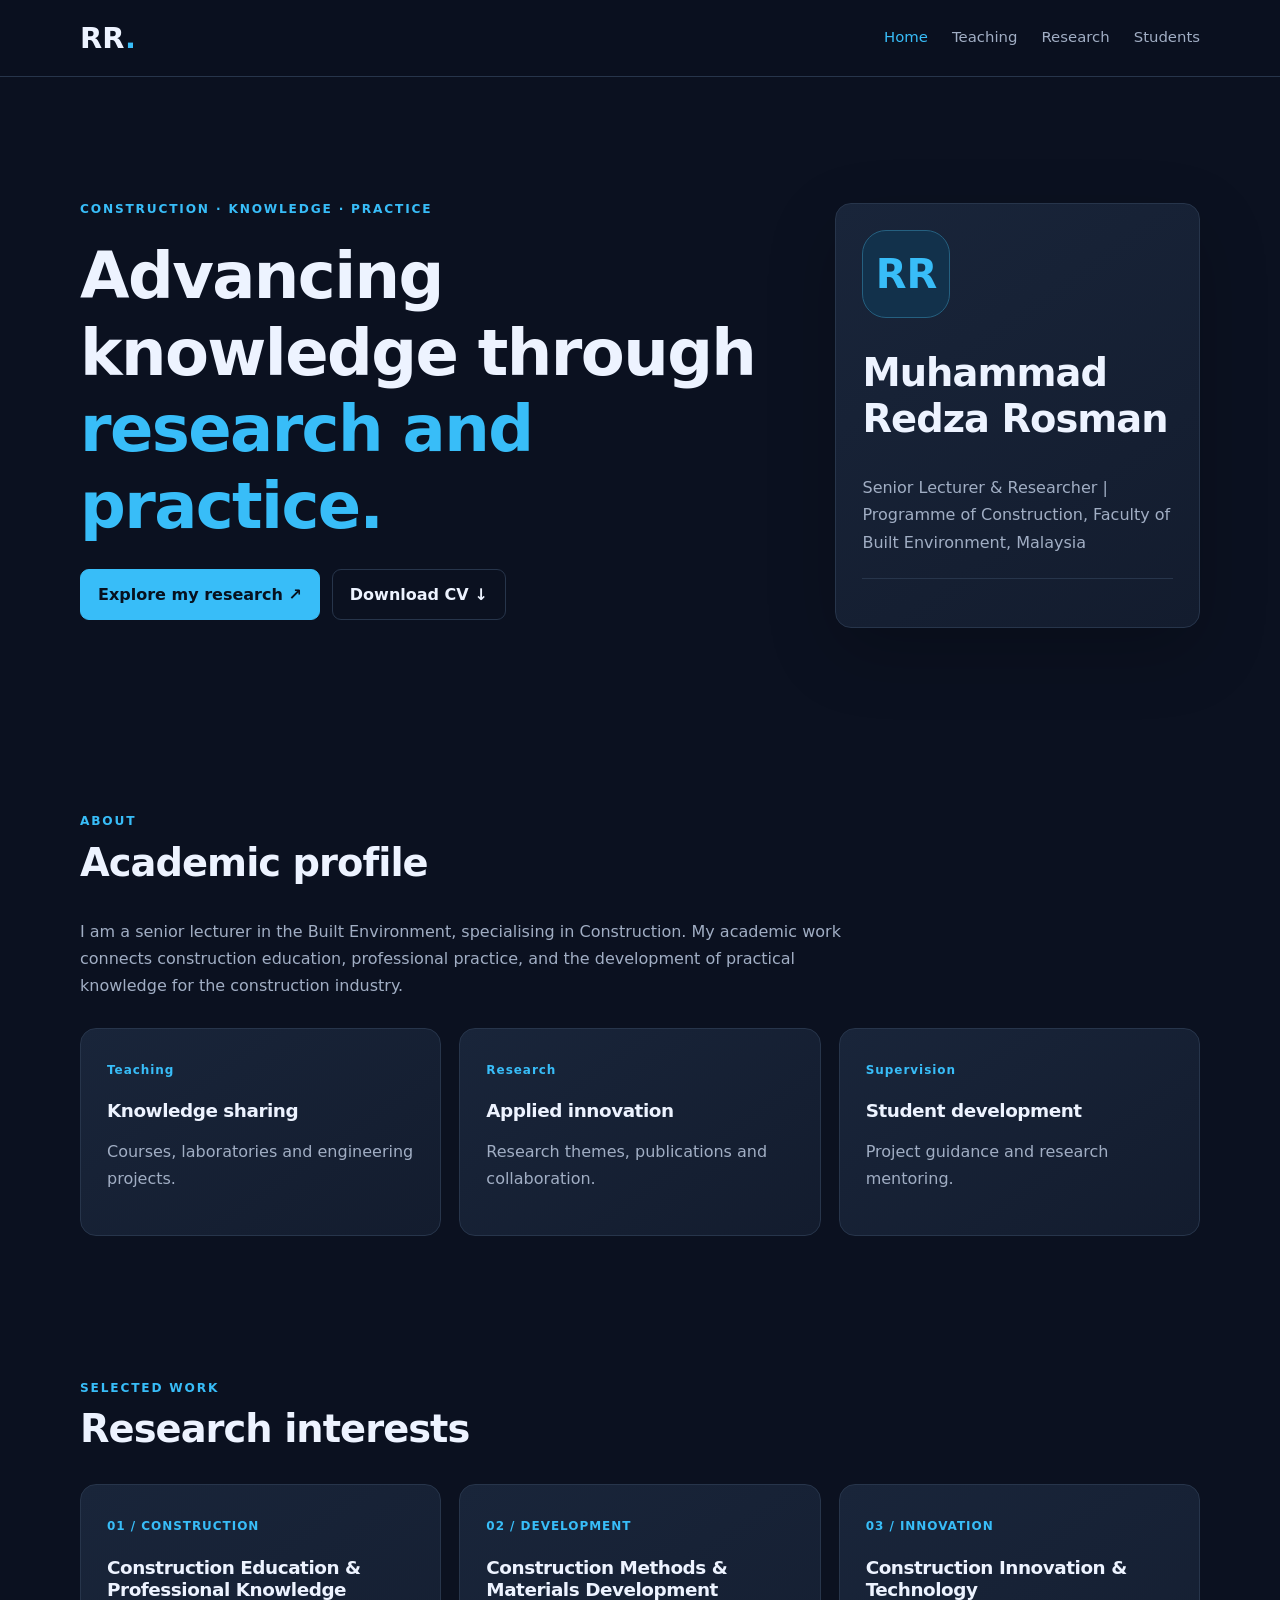
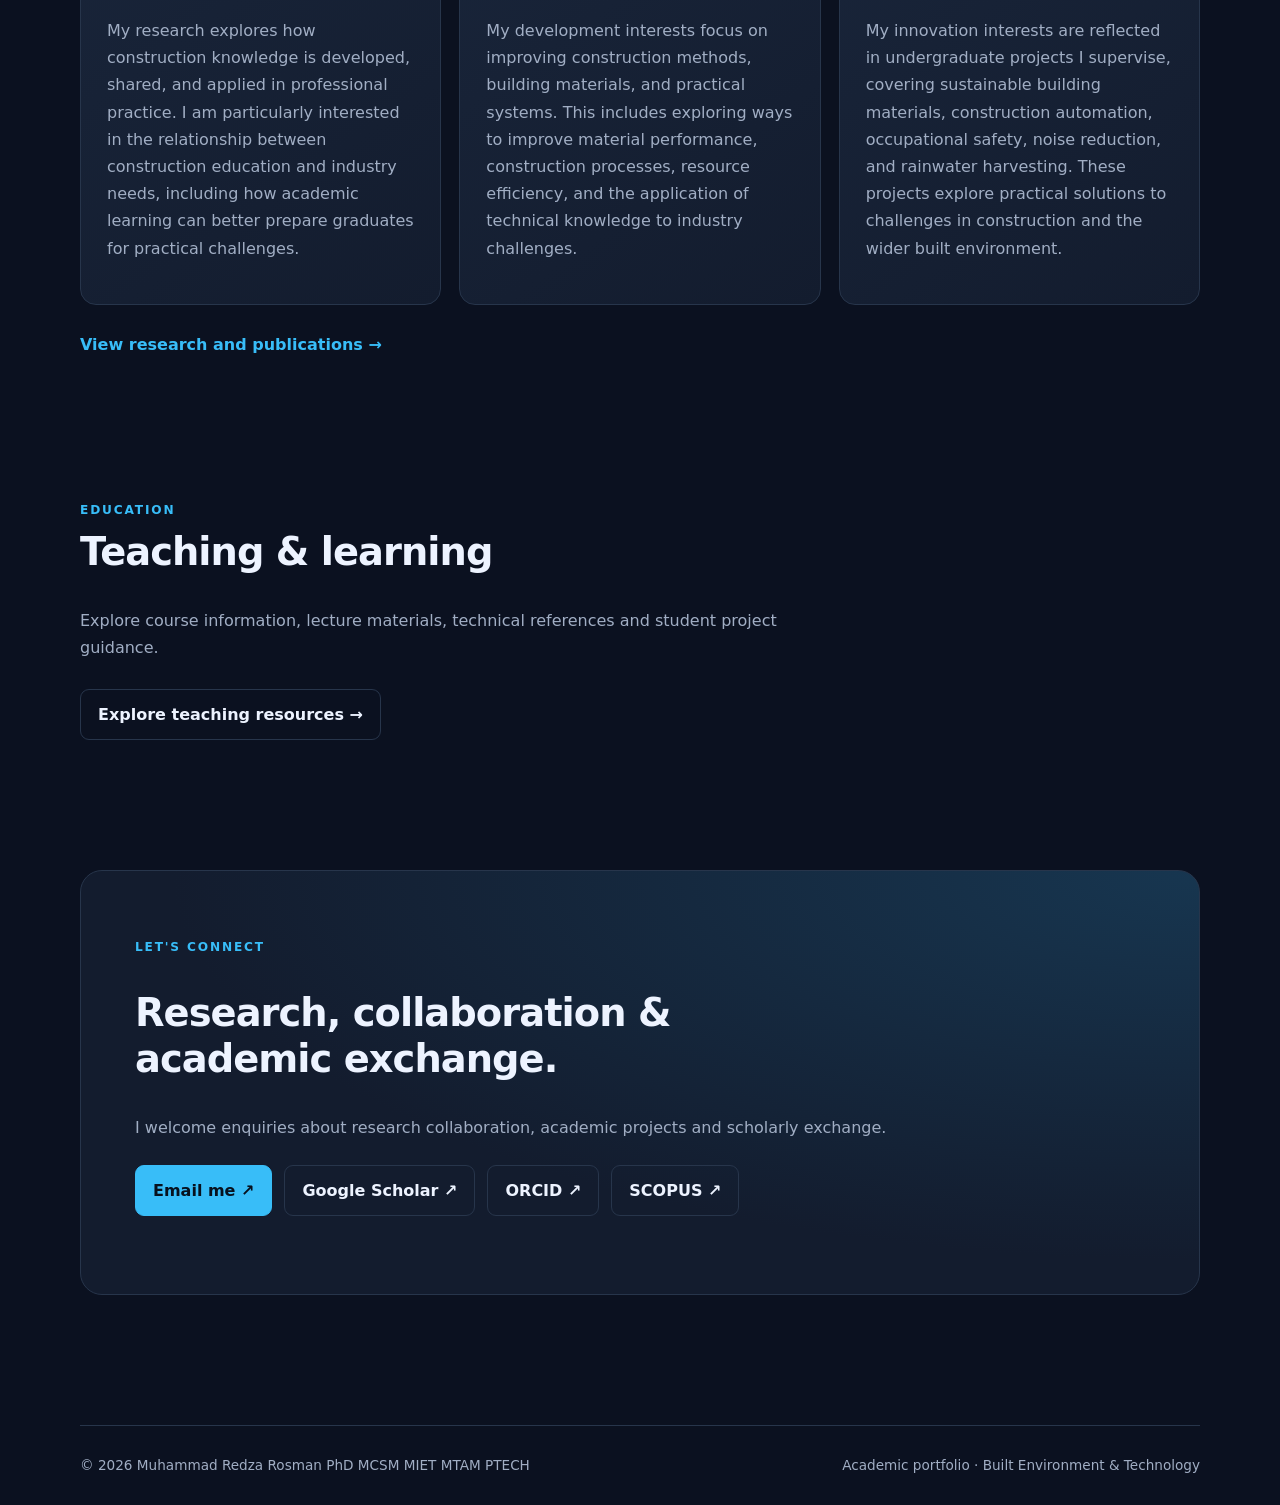
<file: index.html>
<!DOCTYPE html>
<html lang="en">
<head>
  <meta charset="UTF-8">
  <meta name="viewport" content="width=device-width, initial-scale=1">
  <meta name="description" content="Redza Rosman, Academic profile, construction, knowledge, practice.">
  <title>Redza Rosman | Senior Lecturer & Researcher</title>
  <link rel="stylesheet" href="style.css">
</head>
<body>
  <header class="site-header">
    <nav class="nav container" aria-label="Main navigation">
      <a class="brand" href="index.html">RR<span>.</span></a>
      <div class="nav-links">
        <a href="index.html" aria-current="page">Home</a>
        <a href="teaching.html">Teaching</a>
        <a href="research.html">Research</a>
        <a href="students.html">Students</a>
      </div>
    </nav>
  </header>

  <main>
    <section class="hero container">
      <div class="hero-copy">
        <p class="eyebrow">CONSTRUCTION · KNOWLEDGE · PRACTICE</p>
        <h1>Advancing knowledge through <span>research and practice.</span></h1>
        <div class="actions">
          <a class="button primary" href="research.html">Explore my research ↗</a>
          <a class="button secondary" href="assets/cv.pdf">Download CV ↓</a>
        </div>
      </div>
      <aside class="profile-card">
        <div class="avatar">RR</div>
        <h2>Muhammad Redza Rosman</h2>
        <p class="muted">Senior Lecturer & Researcher | Programme of Construction, Faculty of Built Environment, Malaysia</p>
        <div class="profile-line"></div>
        </div>
      </aside>
    </section>

    <section class="section container" id="about">
      <div class="section-heading">
        <p class="eyebrow">ABOUT</p>
        <h2>Academic profile</h2>
      </div>
      <p class="section-intro">
        I am a senior lecturer in the Built Environment, specialising in Construction. My academic work connects construction education, professional practice, and the development of practical knowledge for the construction industry.
      </p>
      <div class="stats-grid">
        <article class="stat-card">
          <span class="stat-label">Teaching</span>
          <h3>Knowledge sharing</h3>
          <p>Courses, laboratories and engineering projects.</p>
        </article>
        <article class="stat-card">
          <span class="stat-label">Research</span>
          <h3>Applied innovation</h3>
          <p>Research themes, publications and collaboration.</p>
        </article>
        <article class="stat-card">
          <span class="stat-label">Supervision</span>
          <h3>Student development</h3>
          <p>Project guidance and research mentoring.</p>
        </article>
      </div>
    </section>

    <section class="section container" id="research">
      <div class="section-heading">
        <p class="eyebrow">SELECTED WORK</p>
        <h2>Research interests</h2>
      </div>
      <div class="card-grid">
        <article class="content-card">
          <span class="card-number">01 / CONSTRUCTION</span>
          <h3>Construction Education & Professional Knowledge</h3>
          <p>My research explores how construction knowledge is developed, shared, and applied in professional practice. I am particularly interested in the relationship between construction education and industry needs, including how academic learning can better prepare graduates for practical challenges.</p>
        </article>
        <article class="content-card">
          <span class="card-number">02 / DEVELOPMENT</span>
          <h3>Construction Methods & Materials Development</h3>
          <p>My development interests focus on improving construction methods, building materials, and practical systems. This includes exploring ways to improve material performance, construction processes, resource efficiency, and the application of technical knowledge to industry challenges.</p>
        </article>
        <article class="content-card">
          <span class="card-number">03 / INNOVATION</span>
          <h3>Construction Innovation & Technology</h3>
          <p>My innovation interests are reflected in undergraduate projects I supervise, covering sustainable building materials, construction automation, occupational safety, noise reduction, and rainwater harvesting. These projects explore practical solutions to challenges in construction and the wider built environment.</p>
        </article>
      </div>
      <a class="text-link" href="research.html">View research and publications →</a>
    </section>

    <section class="section container" id="teaching">
      <div class="section-heading">
        <p class="eyebrow">EDUCATION</p>
        <h2>Teaching & learning</h2>
      </div>
      <p class="section-intro">
        Explore course information, lecture materials, technical
        references and student project guidance.
      </p>
      <a class="button secondary" href="teaching.html">Explore teaching resources →</a>
    </section>

    <section class="section container" id="contact">
      <div class="contact-panel">
        <p class="eyebrow">LET'S CONNECT</p>
        <h2>Research, collaboration & academic exchange.</h2>
        <p class="muted">
          I welcome enquiries about research collaboration,
          academic projects and scholarly exchange.
        </p>
        <div class="actions">
          <a class="button primary"
             href="mailto:redza508@uitm.edu.my">Email me ↗</a>
          <a class="button secondary"
             href="https://scholar.google.com/citations?user=JS0eDsMAAAAJ&hl=en">Google Scholar ↗</a>
          <a class="button secondary"
             href="https://orcid.org/0000-0002-1961-3638">ORCID ↗</a>
          <a class="button secondary"
             href="https://www.scopus.com/authid/detail.uri?authorId=56223762200">SCOPUS ↗</a>
        </div>
      </div>
    </section>
  </main>

  <footer class="site-footer container">
    <span>© <span id="year">2026</span> Muhammad Redza Rosman PhD MCSM MIET MTAM PTECH</span>
    <span>Academic portfolio · Built Environment & Technology</span>
  </footer>
  <script>
    document.getElementById("year").textContent =
      new Date().getFullYear();
  </script>
</body>
</html>
</file>
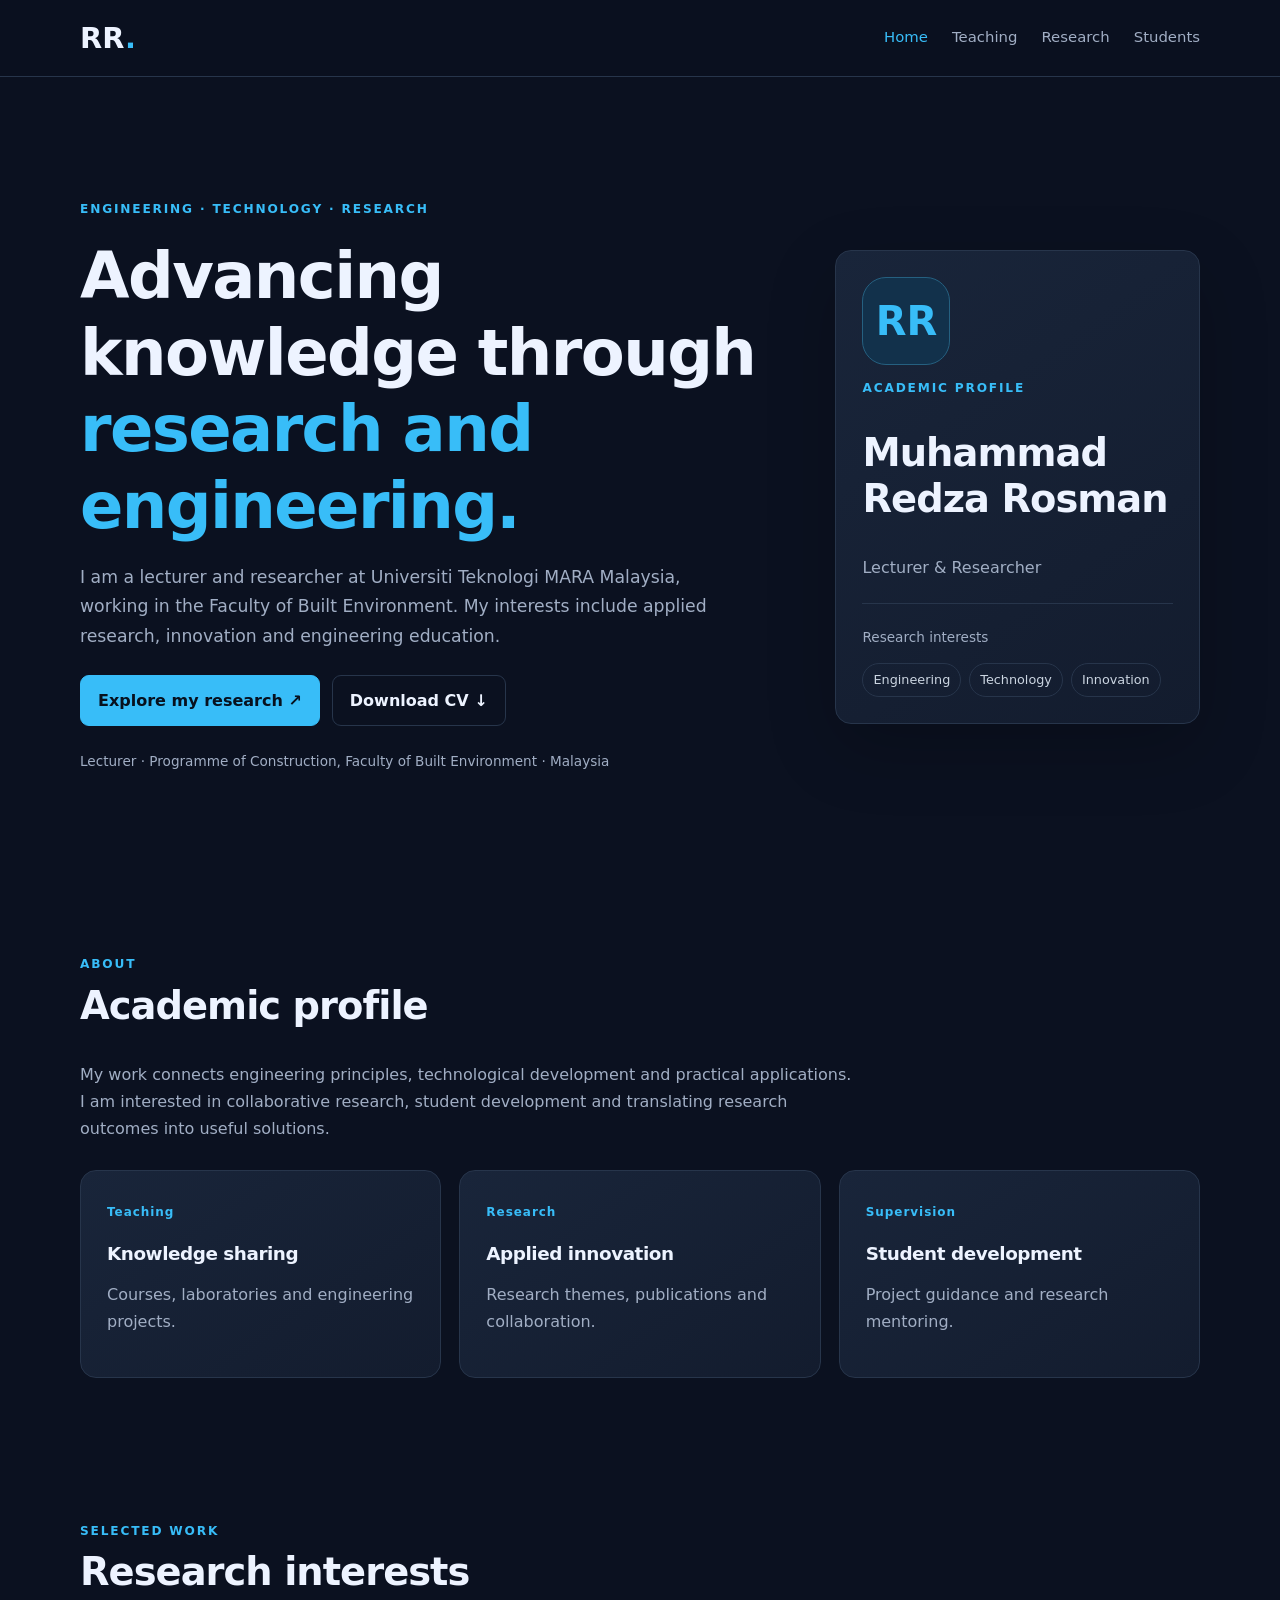
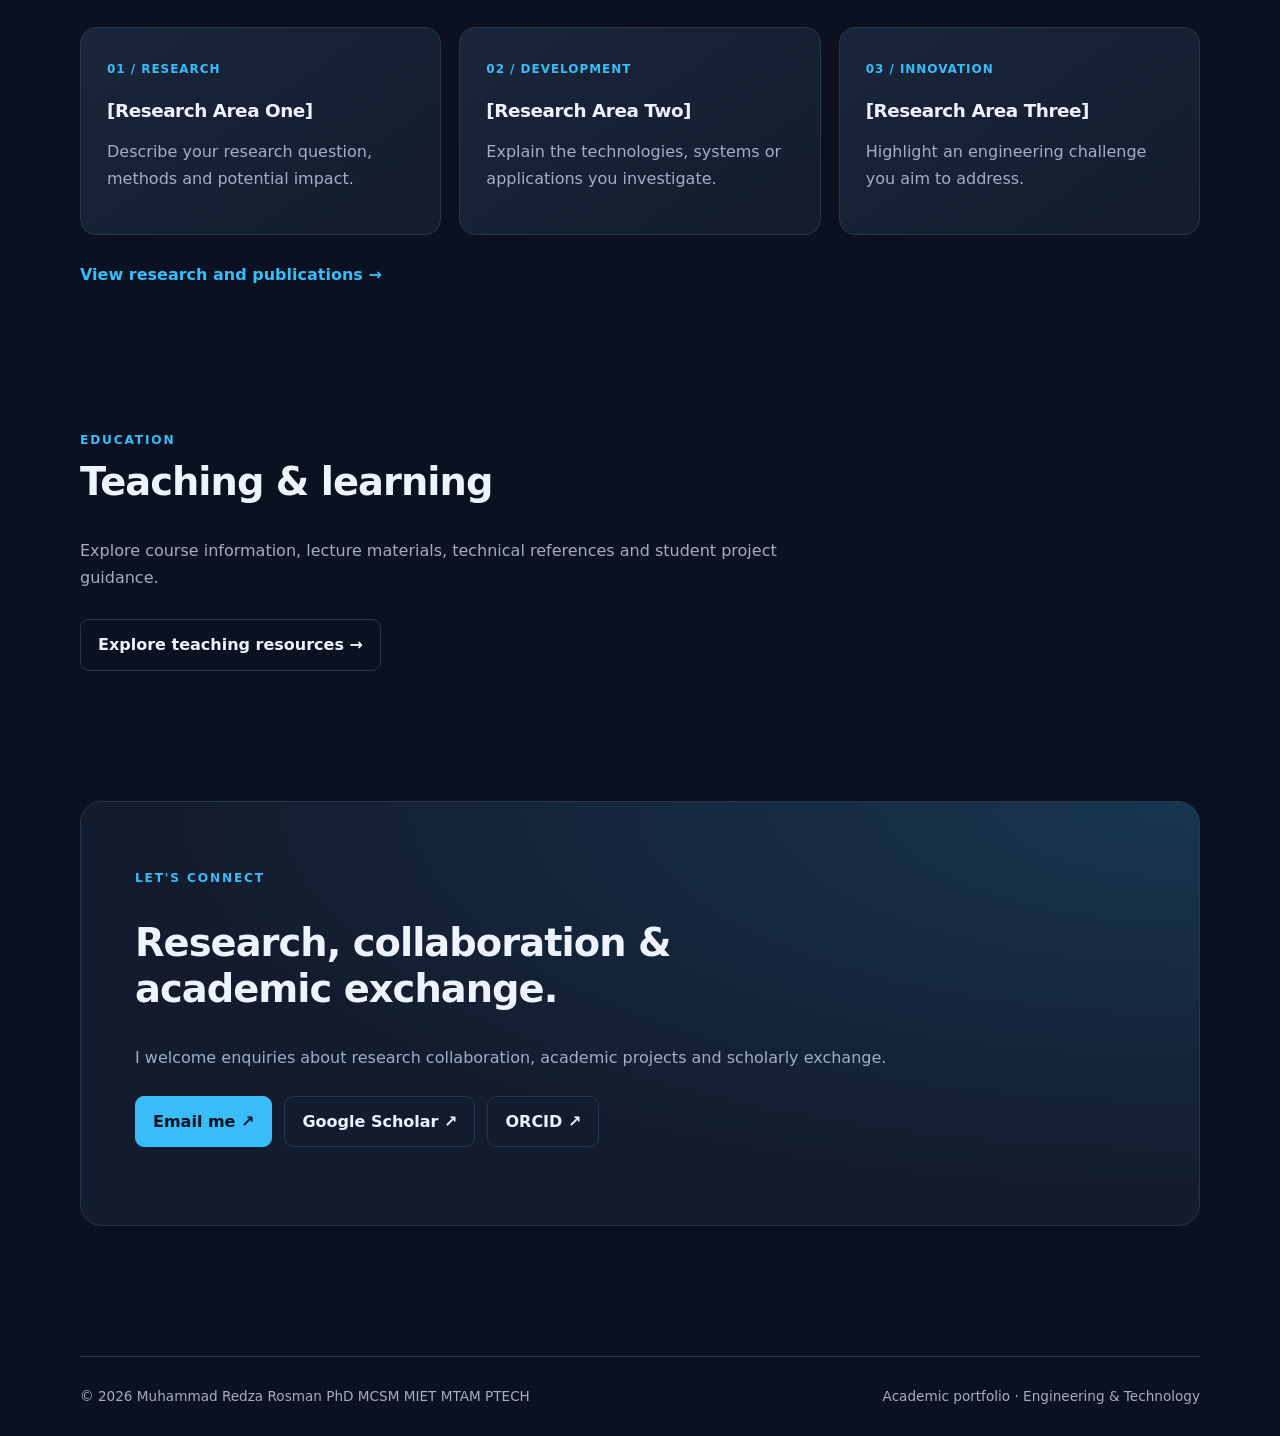
<file: index (1).html>
<!DOCTYPE html>
<html lang="en">
<head>
  <meta charset="UTF-8">
  <meta name="viewport" content="width=device-width, initial-scale=1">
  <meta name="description" content="Academic profile, engineering research, teaching and publications.">
  <title>Academic Profile | Lecturer & Researcher</title>
  <link rel="stylesheet" href="style.css">
</head>
<body>
  <header class="site-header">
    <nav class="nav container" aria-label="Main navigation">
      <a class="brand" href="index.html">RR<span>.</span></a>
      <div class="nav-links">
        <a href="index.html" aria-current="page">Home</a>
        <a href="teaching.html">Teaching</a>
        <a href="research.html">Research</a>
        <a href="students.html">Students</a>
      </div>
    </nav>
  </header>

  <main>
    <section class="hero container">
      <div class="hero-copy">
        <p class="eyebrow">ENGINEERING · TECHNOLOGY · RESEARCH</p>
        <h1>Advancing knowledge through <span>research and engineering.</span></h1>
        <p class="lead">
          I am a lecturer and researcher at Universiti Teknologi MARA Malaysia,
          working in the Faculty of Built Environment.
          My interests include applied research, innovation and
          engineering education.
        </p>
        <div class="actions">
          <a class="button primary" href="research.html">Explore my research ↗</a>
          <a class="button secondary" href="assets/cv.pdf">Download CV ↓</a>
        </div>
        <p class="muted small">Lecturer · Programme of Construction, Faculty of Built Environment · Malaysia</p>
      </div>
      <aside class="profile-card">
        <div class="avatar">RR</div>
        <p class="eyebrow">ACADEMIC PROFILE</p>
        <h2>Muhammad Redza Rosman</h2>
        <p class="muted">Lecturer & Researcher</p>
        <div class="profile-line"></div>
        <p class="small">Research interests</p>
        <div class="tags">
          <span>Engineering</span>
          <span>Technology</span>
          <span>Innovation</span>
        </div>
      </aside>
    </section>

    <section class="section container" id="about">
      <div class="section-heading">
        <p class="eyebrow">ABOUT</p>
        <h2>Academic profile</h2>
      </div>
      <p class="section-intro">
        My work connects engineering principles, technological
        development and practical applications. I am interested in
        collaborative research, student development and translating
        research outcomes into useful solutions.
      </p>
      <div class="stats-grid">
        <article class="stat-card">
          <span class="stat-label">Teaching</span>
          <h3>Knowledge sharing</h3>
          <p>Courses, laboratories and engineering projects.</p>
        </article>
        <article class="stat-card">
          <span class="stat-label">Research</span>
          <h3>Applied innovation</h3>
          <p>Research themes, publications and collaboration.</p>
        </article>
        <article class="stat-card">
          <span class="stat-label">Supervision</span>
          <h3>Student development</h3>
          <p>Project guidance and research mentoring.</p>
        </article>
      </div>
    </section>

    <section class="section container" id="research">
      <div class="section-heading">
        <p class="eyebrow">SELECTED WORK</p>
        <h2>Research interests</h2>
      </div>
      <div class="card-grid">
        <article class="content-card">
          <span class="card-number">01 / RESEARCH</span>
          <h3>[Research Area One]</h3>
          <p>Describe your research question, methods and potential impact.</p>
        </article>
        <article class="content-card">
          <span class="card-number">02 / DEVELOPMENT</span>
          <h3>[Research Area Two]</h3>
          <p>Explain the technologies, systems or applications you investigate.</p>
        </article>
        <article class="content-card">
          <span class="card-number">03 / INNOVATION</span>
          <h3>[Research Area Three]</h3>
          <p>Highlight an engineering challenge you aim to address.</p>
        </article>
      </div>
      <a class="text-link" href="research.html">View research and publications →</a>
    </section>

    <section class="section container" id="teaching">
      <div class="section-heading">
        <p class="eyebrow">EDUCATION</p>
        <h2>Teaching & learning</h2>
      </div>
      <p class="section-intro">
        Explore course information, lecture materials, technical
        references and student project guidance.
      </p>
      <a class="button secondary" href="teaching.html">Explore teaching resources →</a>
    </section>

    <section class="section container" id="contact">
      <div class="contact-panel">
        <p class="eyebrow">LET'S CONNECT</p>
        <h2>Research, collaboration & academic exchange.</h2>
        <p class="muted">
          I welcome enquiries about research collaboration,
          academic projects and scholarly exchange.
        </p>
        <div class="actions">
          <a class="button primary"
             href="mailto:redza508@uitm.edu.my">Email me ↗</a>
          <a class="button secondary"
             href="https://scholar.google.com/citations?user=JS0eDsMAAAAJ&hl=en">Google Scholar ↗</a>
          <a class="button secondary"
             href="https://orcid.org/0000-0002-1961-3638">ORCID ↗</a>
        </div>
      </div>
    </section>
  </main>

  <footer class="site-footer container">
    <span>© <span id="year">2026</span> Muhammad Redza Rosman PhD MCSM MIET MTAM PTECH</span>
    <span>Academic portfolio · Engineering & Technology</span>
  </footer>
  <script>
    document.getElementById("year").textContent =
      new Date().getFullYear();
  </script>
</body>
</html>
</file>
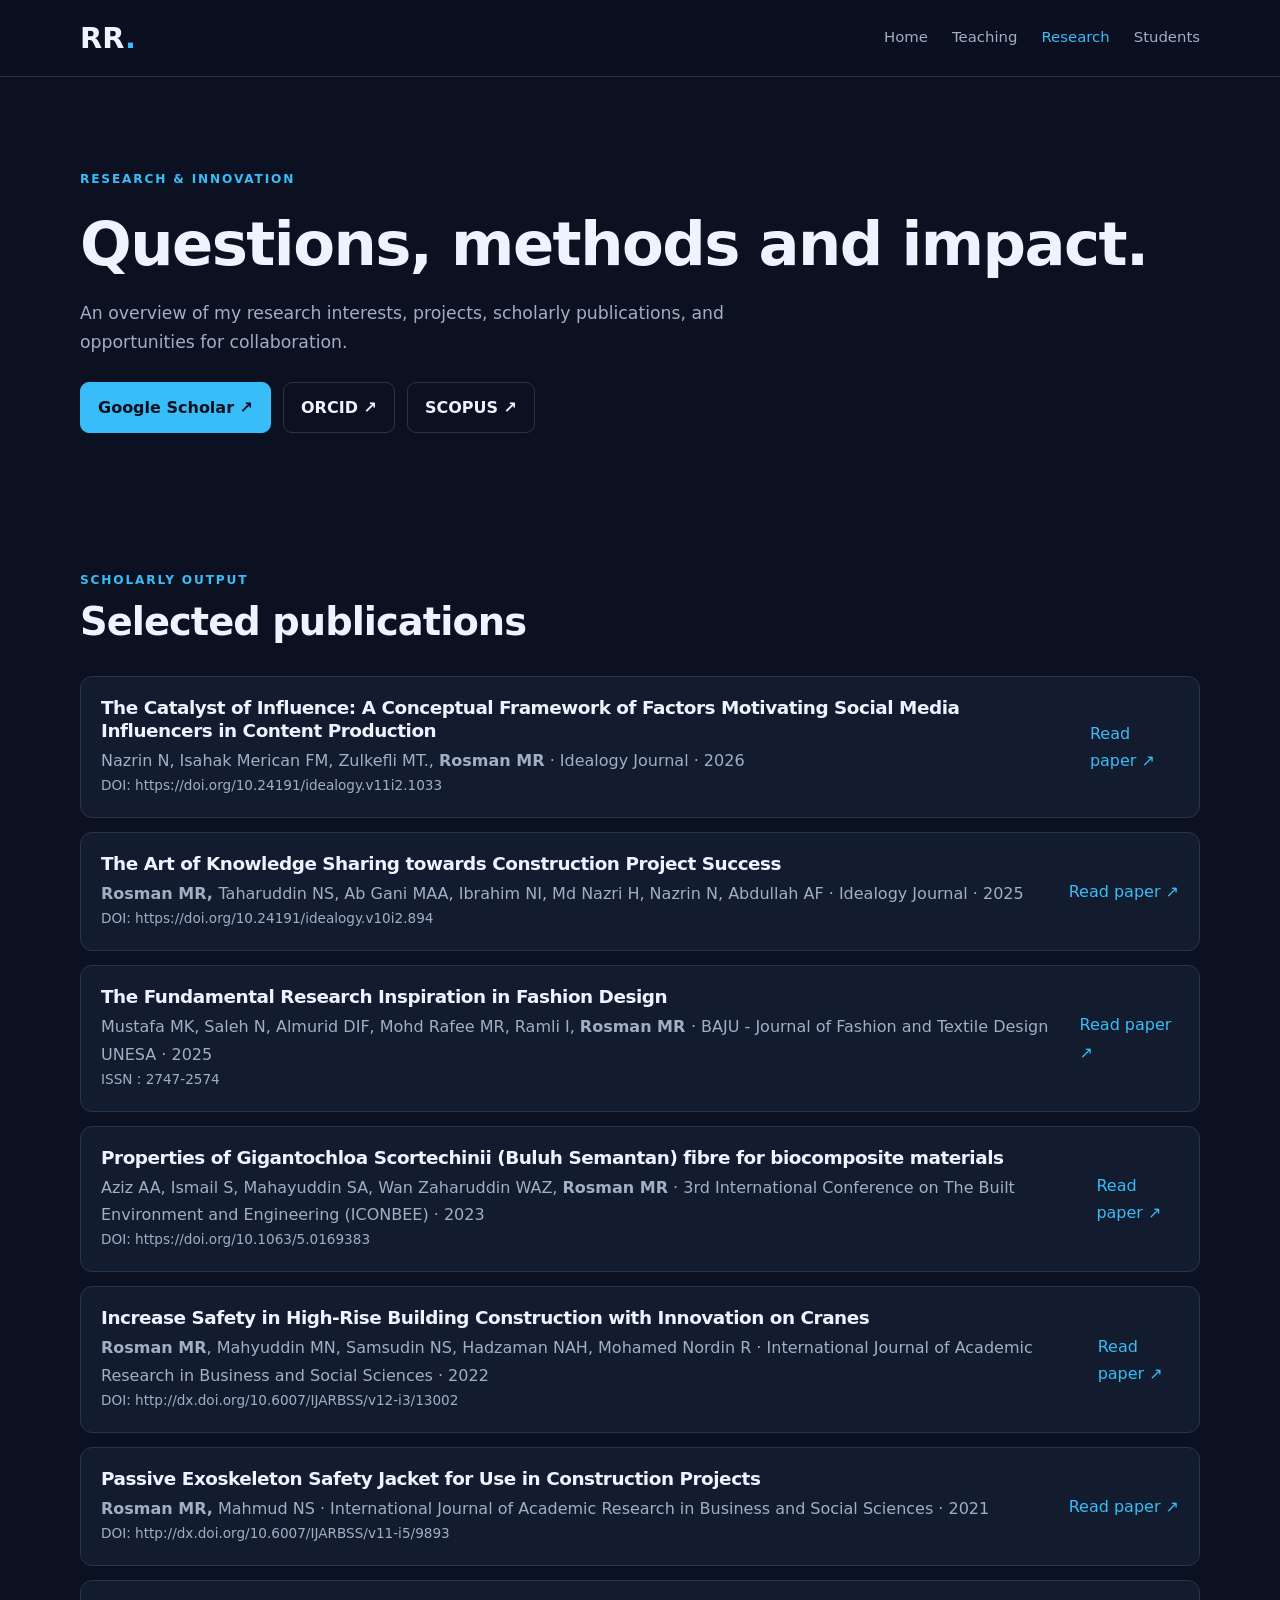
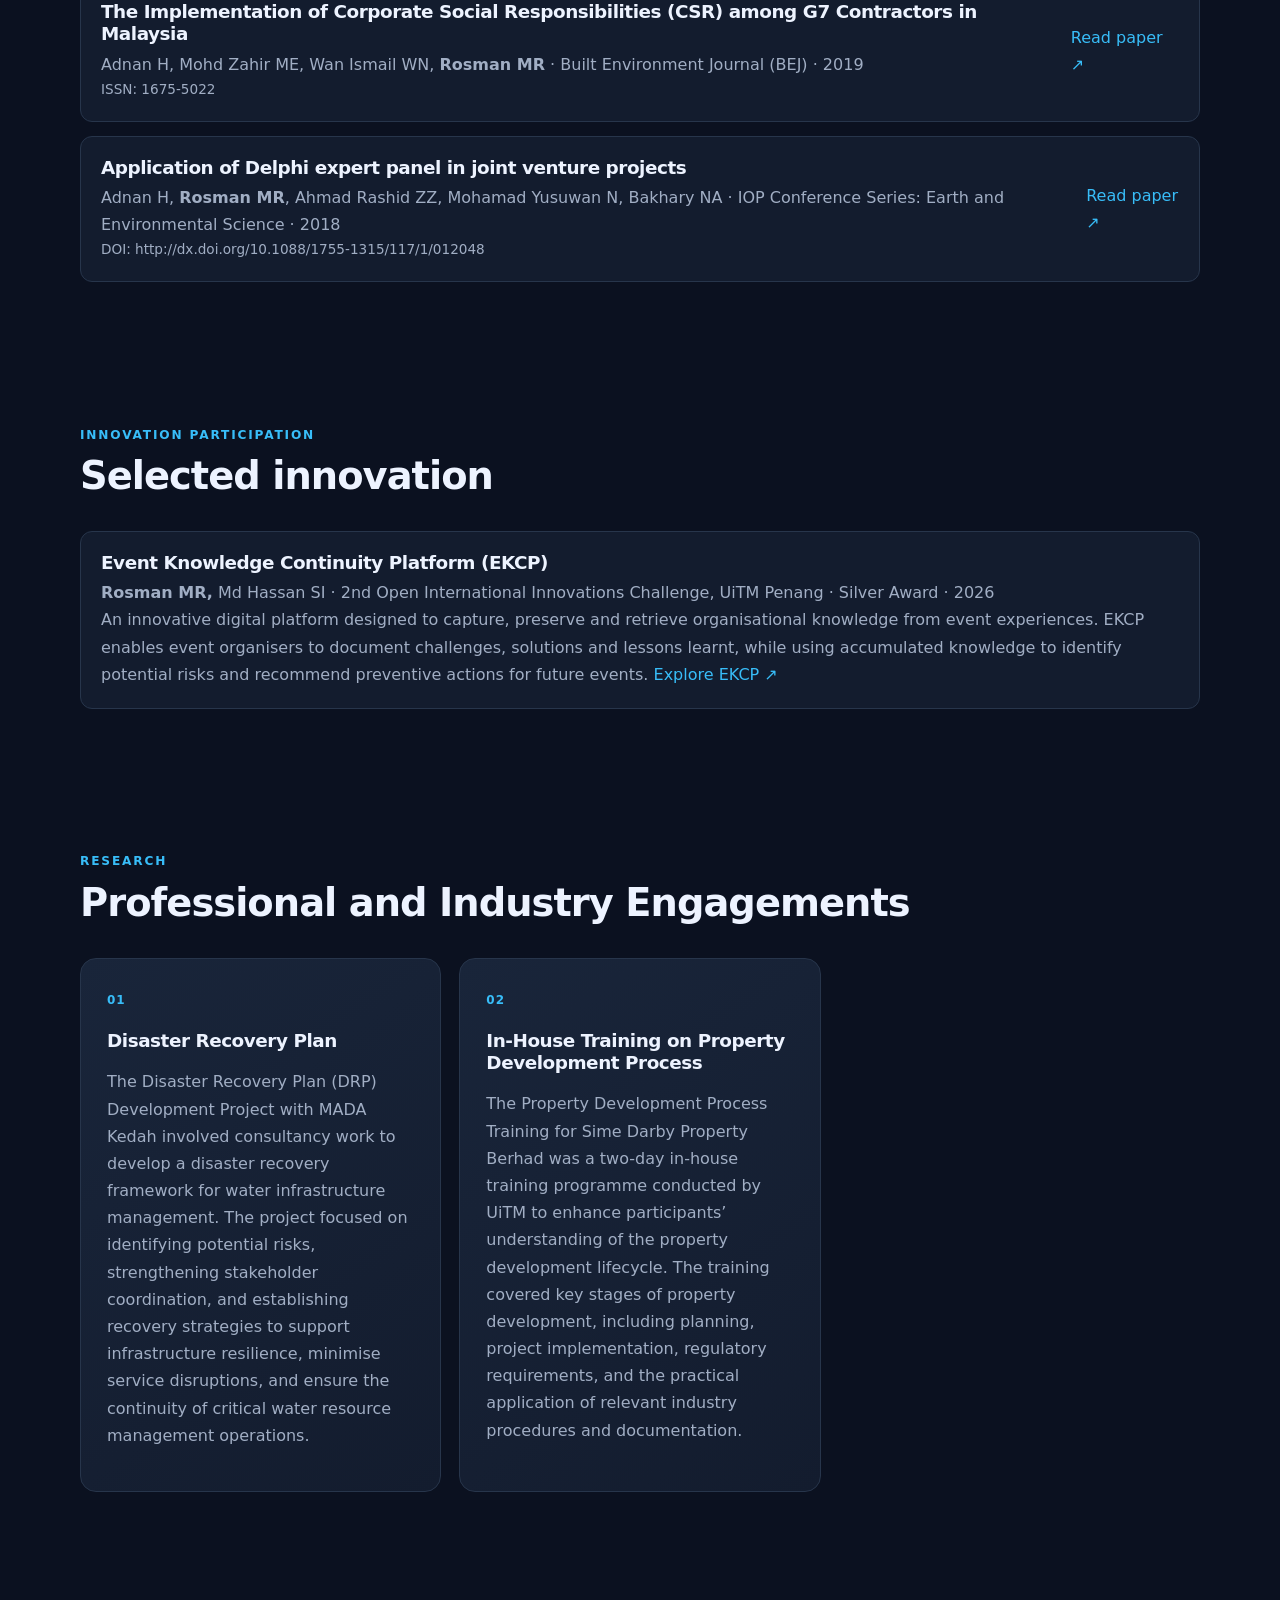
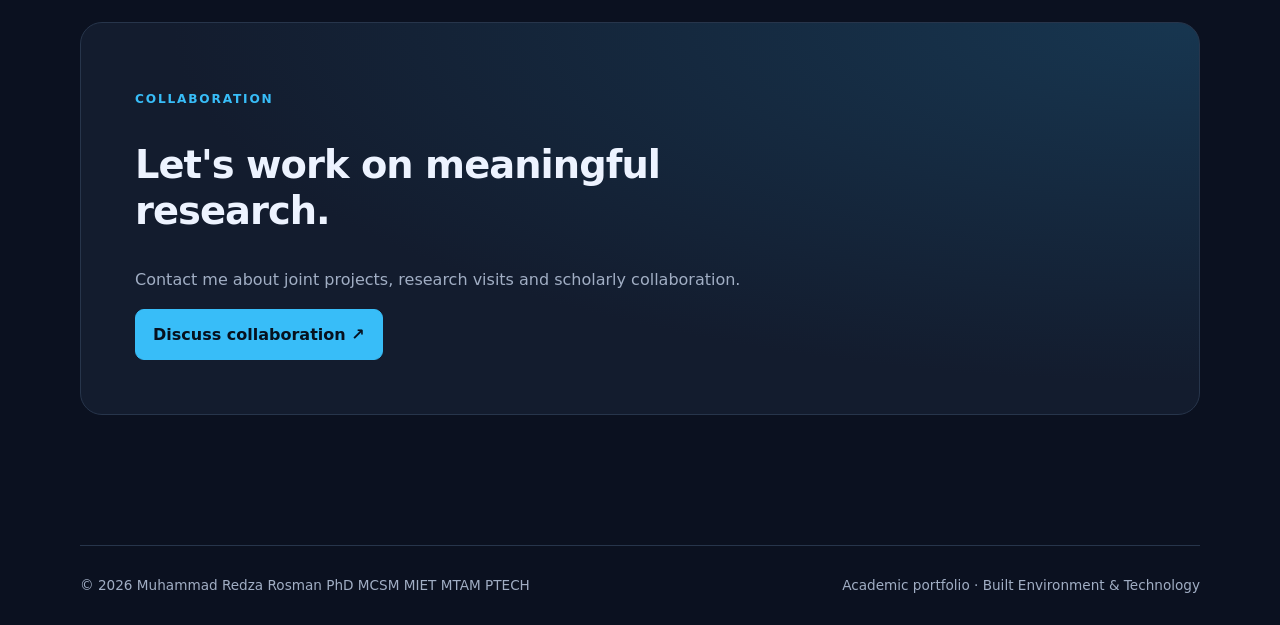
<file: research.html>
<!DOCTYPE html>
<html lang="en">
<head>
  <meta charset="UTF-8">
  <meta name="viewport" content="width=device-width, initial-scale=1">
  <title>Research | Redza Rosman</title>
  <link rel="stylesheet" href="style.css">
</head>
<body>
  <header class="site-header">
    <nav class="nav container" aria-label="Main navigation">
      <a class="brand" href="index.html">RR<span>.</span></a>
      <div class="nav-links">
        <a href="index.html">Home</a>
        <a href="teaching.html">Teaching</a>
        <a href="research.html" aria-current="page">Research</a>
        <a href="students.html">Students</a>
      </div>
    </nav>
  </header>

  <main class="container">
    <section class="page-hero">
      <p class="eyebrow">RESEARCH & INNOVATION</p>
      <h1>Questions, methods and impact.</h1>
      <p class="lead">
        An overview of my research interests, projects, scholarly publications, and opportunities for collaboration.
      </p>
      <div class="actions">
        <a class="button primary" href="https://scholar.google.com/citations?user=JS0eDsMAAAAJ&hl=en">
          Google Scholar ↗
        </a>
        <a class="button secondary" href="https://orcid.org/0000-0002-1961-3638">
          ORCID ↗
        </a>
        <a class="button secondary" href="https://www.scopus.com/authid/detail.uri?authorId=56223762200">
          SCOPUS ↗
        </a>
        </div>
    </section>

<section class="section">
      <div class="section-heading">
        <p class="eyebrow">SCHOLARLY OUTPUT</p>
        <h2>Selected publications</h2>
      </div>
      <div class="resource-list">
        <article class="resource-item">
          <div>
            <h3>The Catalyst of Influence: A Conceptual Framework of Factors Motivating Social Media Influencers in Content Production</h3>
            <p>Nazrin N, Isahak Merican FM, Zulkefli MT., <b>Rosman MR</b> · Idealogy Journal · 2026</p>
            <p class="small">DOI: https://doi.org/10.24191/idealogy.v11i2.1033</p>
          </div>
          <a href="https://www.idealogyjournal.com/ojs/index.php/idealogy/article/view/1033">Read paper ↗</a>
          </article>
        <article class="resource-item">
          <div>
            <h3>The Art of Knowledge Sharing towards Construction Project Success</h3>
            <p><b>Rosman MR, </b>Taharuddin NS, Ab Gani MAA, Ibrahim NI, Md Nazri H, Nazrin N, Abdullah AF · Idealogy Journal · 2025</p>
            <p class="small">DOI: https://doi.org/10.24191/idealogy.v10i2.894</p>
          </div>
          <a href="https://www.idealogyjournal.com/ojs/index.php/idealogy/article/view/894">Read paper ↗</a>
        </article>
        <article class="resource-item">
          <div>
            <h3>The Fundamental Research Inspiration in Fashion Design</h3>
            <p>Mustafa MK, Saleh N, Almurid DIF, Mohd Rafee MR, Ramli I, <b>Rosman MR </b>· BAJU - Journal of Fashion and Textile Design UNESA · 2025</p>
            <p class="small">ISSN : 2747-2574</p>
          </div>
          <a href="https://ejournal.unesa.ac.id/index.php/baju/article/view/71306">Read paper ↗</a>
        </article>
        <article class="resource-item">
          <div>
            <h3>Properties of Gigantochloa Scortechinii (Buluh Semantan) fibre for biocomposite materials</h3>
            <p>Aziz AA, Ismail S, Mahayuddin SA, Wan Zaharuddin WAZ, <b>Rosman MR</b> · 3rd International Conference on The Built Environment and Engineering (ICONBEE) · 2023</p>
            <p class="small">DOI: https://doi.org/10.1063/5.0169383</p>
          </div>
          <a href="https://pubs.aip.org/aip/acp/article-abstract/2881/1/060001/2915057/Properties-of-Gigantochloa-Scortechinii-Buluh?redirectedFrom=fulltext">Read paper ↗</a>
        </article>
        <article class="resource-item">
          <div>
            <h3>Increase Safety in High-Rise Building Construction with Innovation on Cranes</h3>
            <p><b>Rosman MR</b>, Mahyuddin MN, Samsudin NS, Hadzaman NAH, Mohamed Nordin R · International Journal of Academic Research in Business and Social Sciences · 2022</p>
            <p class="small">DOI: http://dx.doi.org/10.6007/IJARBSS/v12-i3/13002</p>
          </div>
          <a href="https://hrmars.com/ijarbss/article/view/13002/Increase-Safety-in-High-Rise-Building-Construction-with-Innovation-on-Cranes">Read paper ↗</a>
        </article>
        
        <article class="resource-item">
          <div>
            <h3>Passive Exoskeleton Safety Jacket for Use in Construction Projects</h3>
            <p><b>Rosman MR,</b> Mahmud NS · International Journal of Academic Research in Business and Social Sciences · 2021</p>
            <p class="small">DOI: http://dx.doi.org/10.6007/IJARBSS/v11-i5/9893</p>
          </div>
          <a href="https://hrmars.com/ijarbss/article/view/9893/Passive-Exoskeleton-Safety-Jacket-for-Use-in-Construction-Projects">Read paper ↗</a>
        </article>

       <article class="resource-item">
          <div>
            <h3>The Implementation of Corporate Social Responsibilities (CSR) among G7 Contractors in Malaysia</h3>
            <p>Adnan H, Mohd Zahir ME, Wan Ismail WN, <b>Rosman MR</b> · Built Environment Journal (BEJ) · 2019</p>
            <p class="small">	ISSN: 1675-5022</p>
          </div>
          <a href="https://ir.uitm.edu.my/id/eprint/30036/">Read paper ↗</a>
        </article>
        
        <article class="resource-item">
          <div>
            <h3>Application of Delphi expert panel in joint venture projects</h3>
            <p>Adnan H, <b>Rosman MR</b>, Ahmad Rashid ZZ, Mohamad Yusuwan N, Bakhary NA · IOP Conference Series: Earth and Environmental Science · 2018</p>
            <p class="small">DOI: http://dx.doi.org/10.1088/1755-1315/117/1/012048</p>
          </div>
          <a href="https://iopscience.iop.org/article/10.1088/1755-1315/117/1/012048">Read paper ↗</a>
        </article>
        
      </div>
    </section>

    <section class="section">
      <div class="section-heading">
        <p class="eyebrow">INNOVATION PARTICIPATION</p>
        <h2>Selected innovation</h2>
      </div>
      <div class="resource-list">
        <article class="resource-item">
          <div>
            <h3>Event Knowledge Continuity Platform (EKCP)</h3>
            <p><b>Rosman MR,</b> Md Hassan SI · 2nd Open International Innovations Challenge, UiTM Penang · Silver Award · 2026</p>
            <p>An innovative digital platform designed to capture, preserve and retrieve organisational knowledge from event experiences. EKCP enables event organisers to document challenges, solutions and lessons learnt, while using accumulated knowledge to identify potential risks and recommend preventive actions for future events.
            <a class="text link" href="https://ekcp.github.io/home/">
  Explore EKCP ↗
</a>
</p>
          </div>
        </article>
      </div>
    </section>
    
    <section class="section">
      <div class="section-heading">
        <p class="eyebrow">RESEARCH</p>
        <h2>Professional and Industry Engagements</h2>
      </div>
      <div class="card-grid">
        <article class="content-card">
          <span class="card-number">01</span>
          <h3>Disaster Recovery Plan</h3>
          <p>The Disaster Recovery Plan (DRP) Development Project with MADA Kedah involved consultancy work to develop a disaster recovery framework for water infrastructure management. The project focused on identifying potential risks, strengthening stakeholder coordination, and establishing recovery strategies to support infrastructure resilience, minimise service disruptions, and ensure the continuity of critical water resource management operations.</p>
        </article>
        <article class="content-card">
          <span class="card-number">02</span>
          <h3>In-House Training on Property Development Process</h3>
          <p>The Property Development Process Training for Sime Darby Property Berhad was a two-day in-house training programme conducted by UiTM to enhance participants’ understanding of the property development lifecycle. The training covered key stages of property development, including planning, project implementation, regulatory requirements, and the practical application of relevant industry procedures and documentation.</p>
        </article>
      </div>
    </section>

    

    <section class="section">
      <div class="contact-panel">
        <p class="eyebrow">COLLABORATION</p>
        <h2>Let's work on meaningful research.</h2>
        <p>Contact me about joint projects, research visits and scholarly collaboration.</p>
        <a class="button primary"
           href="mailto:redza508@uitm.edu.my">Discuss collaboration ↗</a>
      </div>
    </section>
  </main>

  <footer class="site-footer container">
    <span>© <span id="year">2026</span> Muhammad Redza Rosman PhD MCSM MIET MTAM PTECH</span>
    <span>Academic portfolio · Built Environment & Technology</span>
  </footer>
  <script>
    document.getElementById("year").textContent =
      new Date().getFullYear();
  </script>
</body>
</html>
</file>
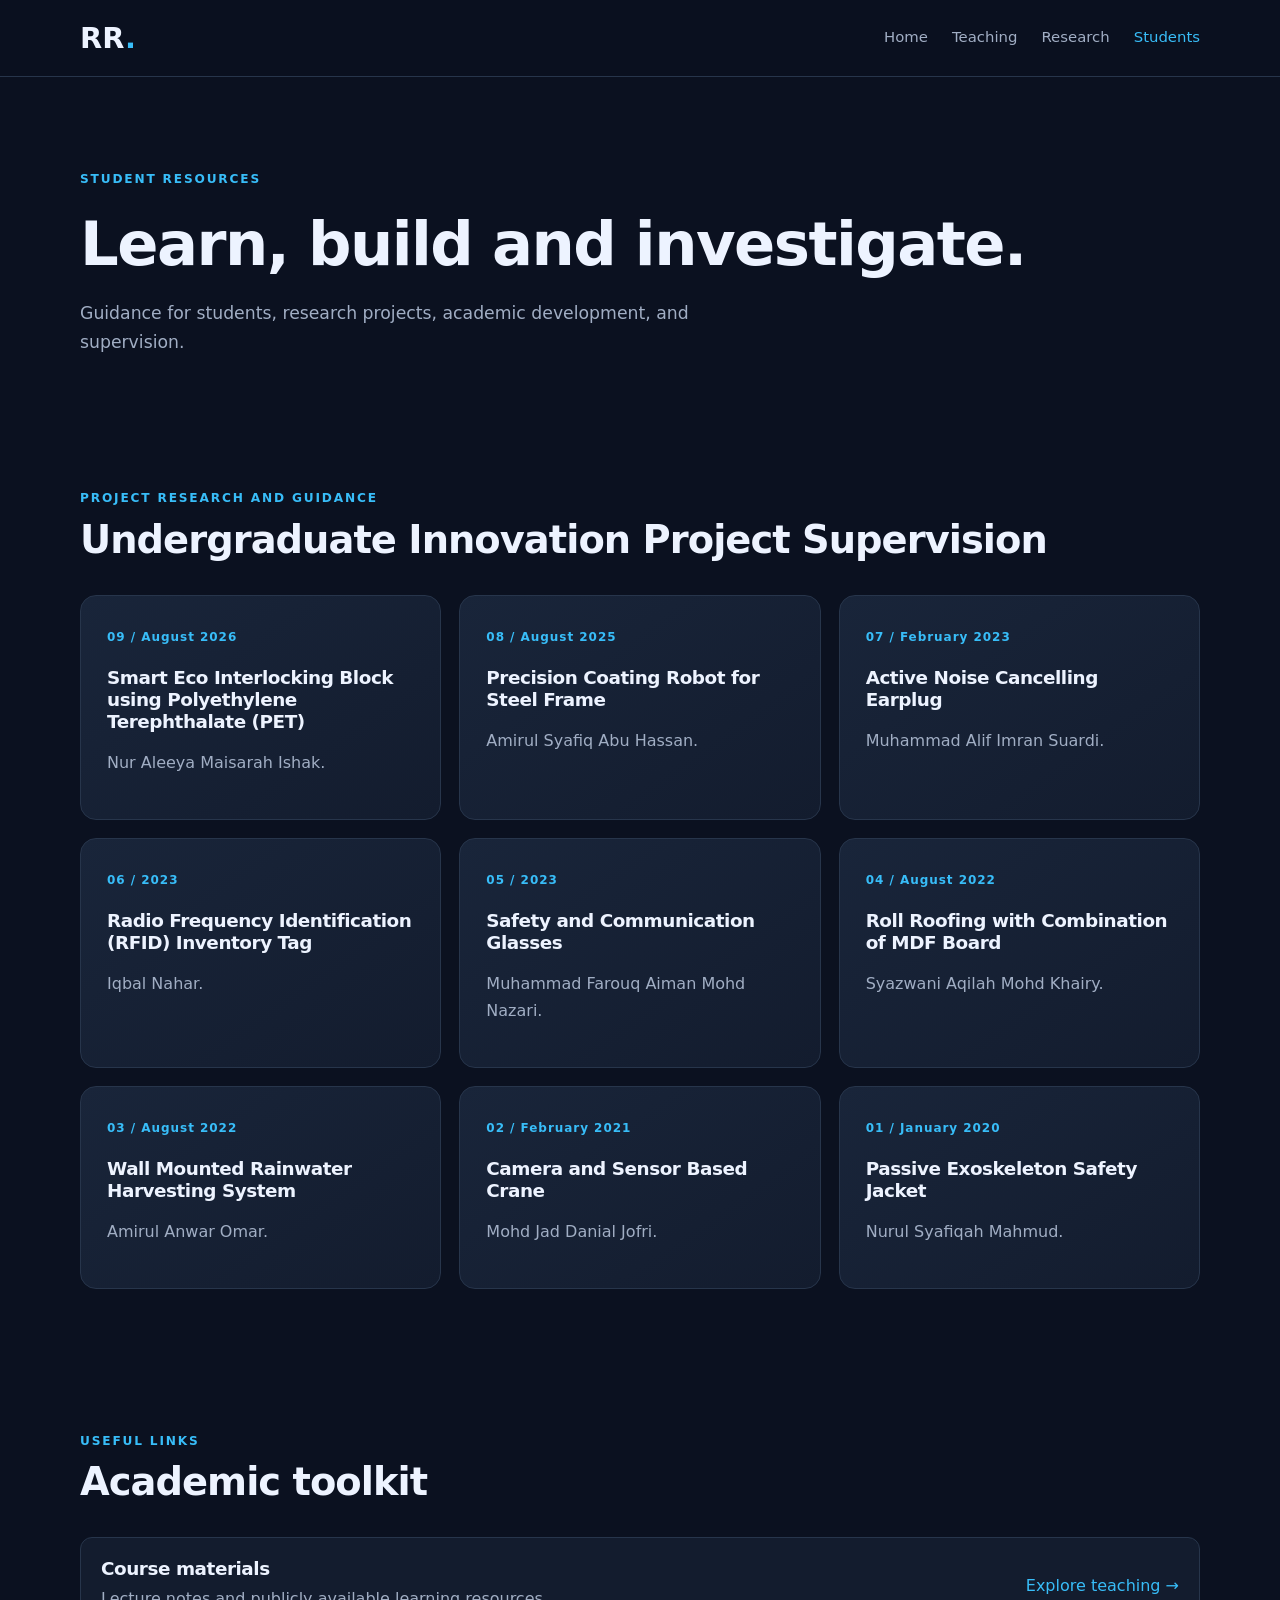
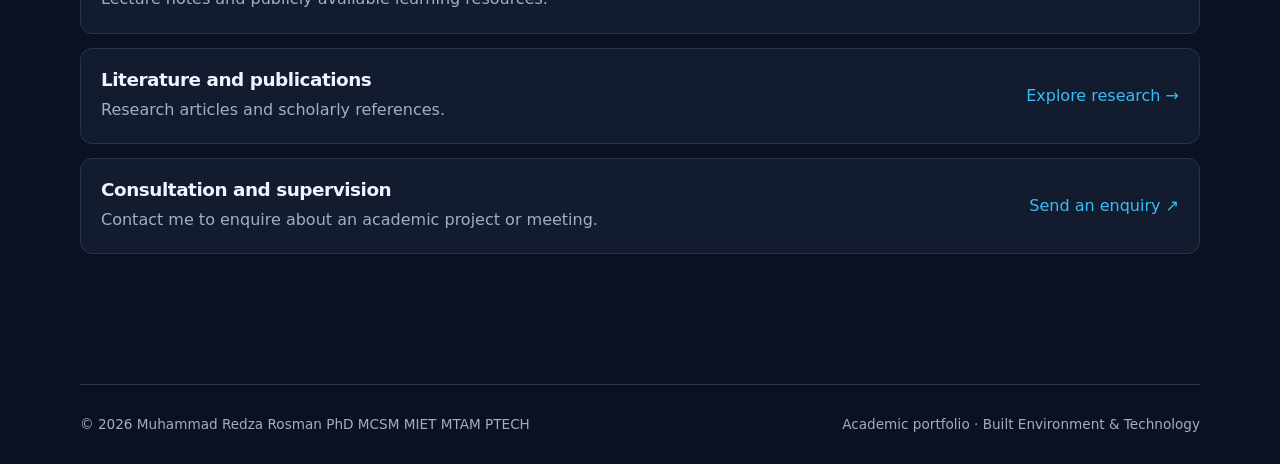
<file: students.html>
<!DOCTYPE html>
<html lang="en">
<head>
  <meta charset="UTF-8">
  <meta name="viewport" content="width=device-width, initial-scale=1">
  <title>Student Resources | Redza Rosman</title>
  <link rel="stylesheet" href="style.css">
</head>
<body>
  <header class="site-header">
    <nav class="nav container" aria-label="Main navigation">
      <a class="brand" href="index.html">RR<span>.</span></a>
      <div class="nav-links">
        <a href="index.html">Home</a>
        <a href="teaching.html">Teaching</a>
        <a href="research.html">Research</a>
        <a href="students.html" aria-current="page">Students</a>
      </div>
    </nav>
  </header>

  <main class="container">
    <section class="page-hero">
      <p class="eyebrow">STUDENT RESOURCES</p>
      <h1>Learn, build and investigate.</h1>
      <p class="lead">
        Guidance for students, research projects, academic development, and supervision.
      </p>
    </section>

    <section class="section">
      <div class="section-heading">
        <p class="eyebrow">PROJECT RESEARCH AND GUIDANCE</p>
        <h2>Undergraduate Innovation Project Supervision</h2>
      </div>
      <div class="card-grid">
        <article class="content-card">
          <span class="card-number">09 / August 2026</span>
          <h3>Smart Eco Interlocking Block using Polyethylene Terephthalate (PET)</h3>
          <p>Nur Aleeya Maisarah Ishak.</p>
        </article>
        
        <article class="content-card">
          <span class="card-number">08 / August 2025</span>
          <h3>Precision Coating Robot for Steel Frame</h3>
          <p>Amirul Syafiq Abu Hassan.</p>
        </article>
        
        <article class="content-card">
          <span class="card-number">07 / February 2023</span>
          <h3>Active Noise Cancelling Earplug</h3>
          <p>Muhammad Alif Imran Suardi.</p>
        </article>
        
        <article class="content-card">
          <span class="card-number">06 / 2023</span>
          <h3>Radio Frequency Identification (RFID) Inventory Tag</h3>
          <p>Iqbal Nahar.</p>
        </article>
        
        <article class="content-card">
          <span class="card-number">05 / 2023</span>
          <h3>Safety and Communication Glasses</h3>
          <p>Muhammad Farouq Aiman Mohd Nazari.</p>
        </article>
        
        <article class="content-card">
          <span class="card-number">04 / August 2022</span>
          <h3>Roll Roofing with Combination of MDF Board</h3>
          <p>Syazwani Aqilah Mohd Khairy.</p>
        </article>
        <article class="content-card">
          <span class="card-number">03 / August 2022</span>
          <h3>Wall Mounted Rainwater Harvesting System</h3>
          <p>Amirul Anwar Omar.</p>
        </article>
        <article class="content-card">
          <span class="card-number">02 / February 2021</span>
          <h3>Camera and Sensor Based Crane</h3>
          <p>Mohd Jad Danial Jofri.</p>
        </article>
        <article class="content-card">
          <span class="card-number">01 / January 2020</span>
          <h3>Passive Exoskeleton Safety Jacket</h3>
          <p>Nurul Syafiqah Mahmud.</p>
        </article>
      </div>
    </section>

    <section class="section">
      <div class="section-heading">
        <p class="eyebrow">USEFUL LINKS</p>
        <h2>Academic toolkit</h2>
      </div>
      <div class="resource-list">
        <article class="resource-item">
          <div>
            <h3>Course materials</h3>
            <p>Lecture notes and publicly available learning resources.</p>
          </div>
          <a href="teaching.html">Explore teaching →</a>
        </article>
        <article class="resource-item">
          <div>
            <h3>Literature and publications</h3>
            <p>Research articles and scholarly references.</p>
          </div>
          <a href="research.html">Explore research →</a>
        </article>
        <article class="resource-item">
          <div>
            <h3>Consultation and supervision</h3>
            <p>Contact me to enquire about an academic project or meeting.</p>
          </div>
          <a href="mailto:redza508@uitm.edu.my">Send an enquiry ↗</a>
        </article>
      </div>
    </section>
   
  </main>

  <footer class="site-footer container">
    <span>© <span id="year">2026</span> Muhammad Redza Rosman PhD MCSM MIET MTAM PTECH</span>
    <span>Academic portfolio · Built Environment & Technology</span>
  </footer>
  <script>
    document.getElementById("year").textContent =
      new Date().getFullYear();
  </script>
</body>
</html>
</file>
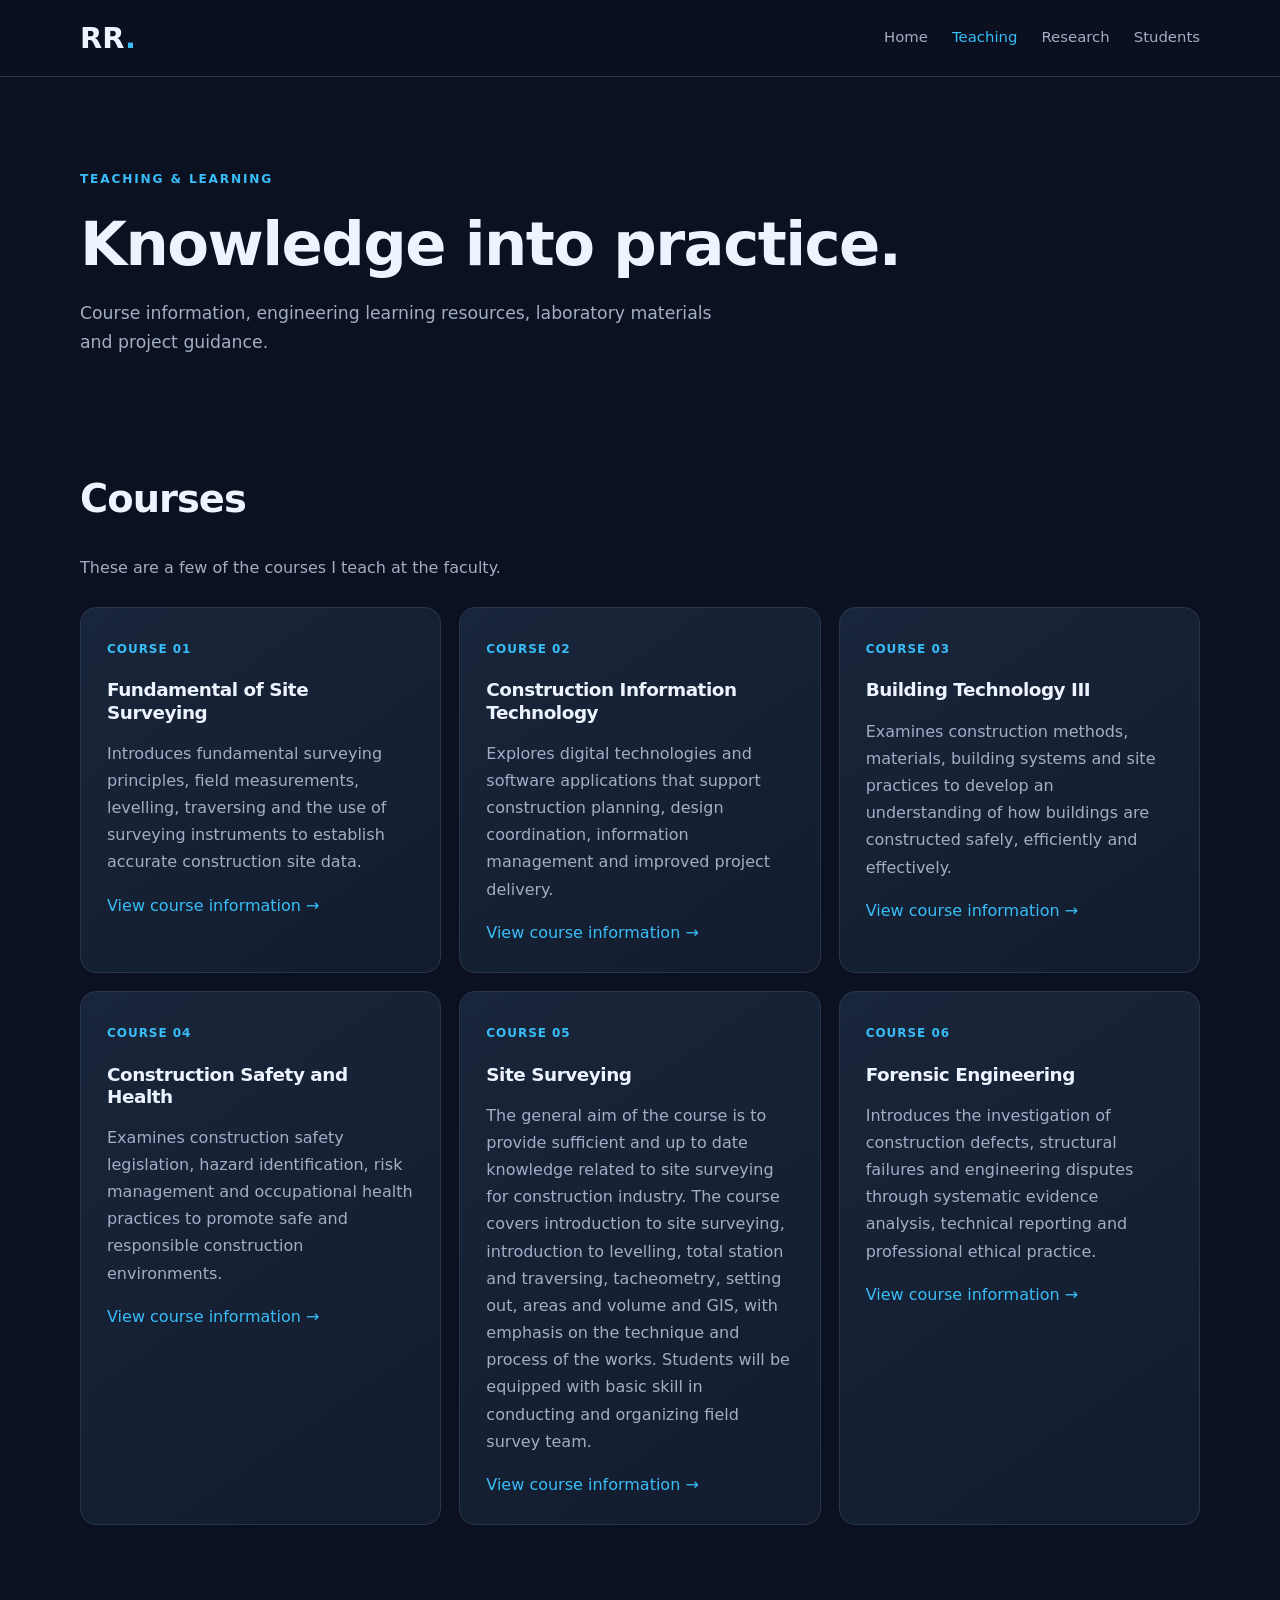
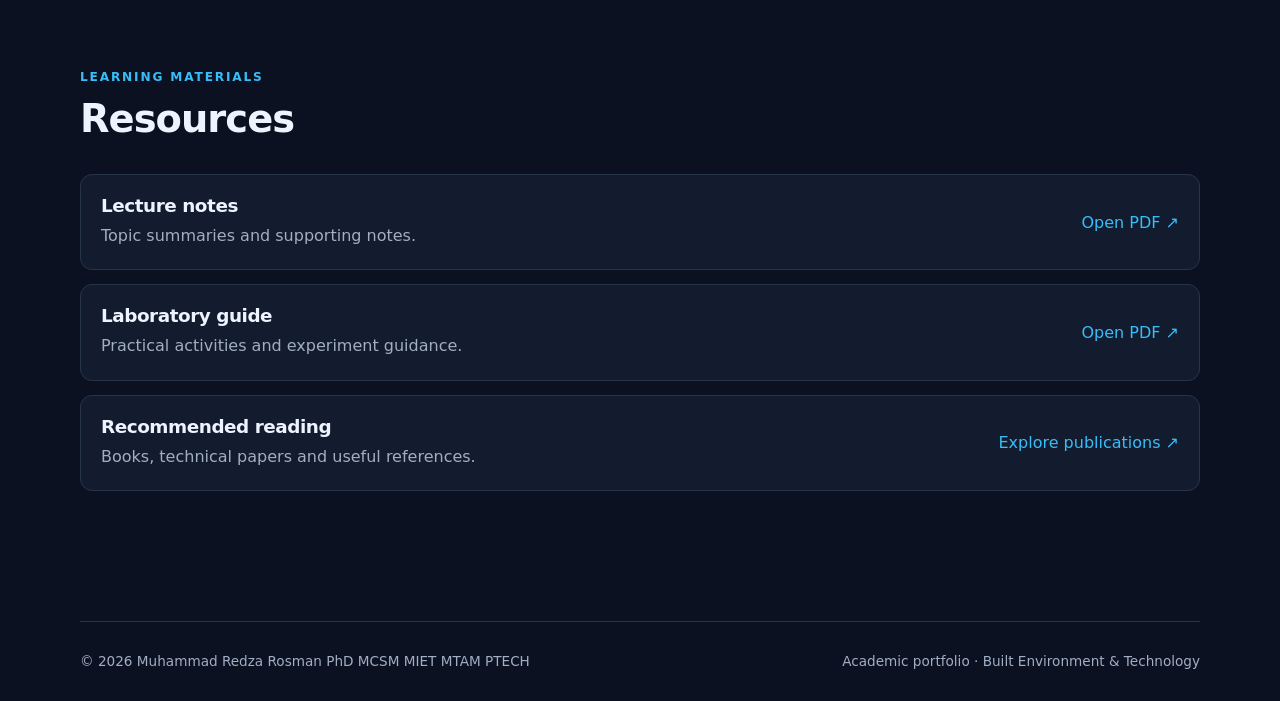
<file: teaching.html>
<!DOCTYPE html>
<html lang="en">
<head>
  <meta charset="UTF-8">
  <meta name="viewport" content="width=device-width, initial-scale=1">
  <title>Teaching | Redza Rosman</title>
  <link rel="stylesheet" href="style.css">
</head>
<body>
  <header class="site-header">
    <nav class="nav container" aria-label="Main navigation">
      <a class="brand" href="index.html">RR<span>.</span></a>
      <div class="nav-links">
        <a href="index.html">Home</a>
        <a href="teaching.html" aria-current="page">Teaching</a>
        <a href="research.html">Research</a>
        <a href="students.html">Students</a>
      </div>
    </nav>
  </header>

  <main class="container">
    <section class="page-hero">
      <p class="eyebrow">TEACHING & LEARNING</p>
      <h1>Knowledge into practice.</h1>
      <p class="lead">
        Course information, engineering learning resources,
        laboratory materials and project guidance.
      </p>
    </section>

    <section class="section">
      <div class="section-heading">
        <h2>Courses</h2>
        <p>These are a few of the courses I teach at the faculty.</p>
      </div>
      <div class="card-grid">
        <article class="content-card">
          <span class="card-number">COURSE 01</span>
          <h3>Fundamental of Site Surveying</h3>
          <p>Introduces fundamental surveying principles, field measurements, levelling, traversing and the use of surveying instruments to establish accurate construction site data.</p>
          <a class="text link" href="https://aims.uitm.edu.my/index.cfm/page/module/moduleId/200805">View course information →</a>
        </article>
        <article class="content-card">
          <span class="card-number">COURSE 02</span>
          <h3>Construction Information Technology</h3>
          <p>Explores digital technologies and software applications that support construction planning, design coordination, information management and improved project delivery.</p>
          <a class="text link" href="https://aims.uitm.edu.my/index.cfm/page/module/moduleId/200807">View course information →</a>
        </article>
        <article class="content-card">
          <span class="card-number">COURSE 03</span>
          <h3>Building Technology III</h3>
          <p>Examines construction methods, materials, building systems and site practices to develop an understanding of how buildings are constructed safely, efficiently and effectively.</p>
          <a class="text link" href="https://aims.uitm.edu.my/index.cfm/page/module/moduleId/164623">View course information →</a>
        </article>
        <article class="content-card">
          <span class="card-number">COURSE 04</span>
          <h3>Construction Safety and Health</h3>
          <p>Examines construction safety legislation, hazard identification, risk management and occupational health practices to promote safe and responsible construction environments.</p>
          <a class="text link" href="https://aims.uitm.edu.my/index.cfm/page/module/moduleId/205409">View course information →</a>
        </article>
<article class="content-card">
          <span class="card-number">COURSE 05</span>
          <h3>Site Surveying</h3>
          <p>The general aim of the course is to provide sufficient and up to date knowledge related to site surveying for construction industry. The course covers introduction to site surveying, introduction to levelling, total station and traversing, tacheometry, setting out, areas and volume and GIS, with emphasis on the technique and process of the works. Students will be equipped with basic skill in conducting and organizing field survey team.</p>
          <a class="text link" href="https://aims.uitm.edu.my/index.cfm/page/module/moduleId/201602">View course information →</a>
        </article>
<article class="content-card">
          <span class="card-number">COURSE 06</span>
          <h3>Forensic Engineering</h3>
          <p>Introduces the investigation of construction defects, structural failures and engineering disputes through systematic evidence analysis, technical reporting and professional ethical practice.</p>
          <a class="text link" href="https://aims.uitm.edu.my/index.cfm/page/module/moduleId/201583">View course information →</a>
        </article>

      
      </div>
    </section>

    <section class="section" id="resources">
      <div class="section-heading">
        <p class="eyebrow">LEARNING MATERIALS</p>
        <h2>Resources</h2>
      </div>
      <div class="resource-list">
        <article class="resource-item">
          <div>
            <h3>Lecture notes</h3>
            <p>Topic summaries and supporting notes.</p>
          </div>
          <a href="assets/lecture-notes.pdf">Open PDF ↗</a>
        </article>
        <article class="resource-item">
          <div>
            <h3>Laboratory guide</h3>
            <p>Practical activities and experiment guidance.</p>
          </div>
          <a href="assets/lab-guide.pdf">Open PDF ↗</a>
        </article>
        <article class="resource-item">
          <div>
            <h3>Recommended reading</h3>
            <p>Books, technical papers and useful references.</p>
          </div>
          <a href="research.html">Explore publications ↗</a>
        </article>
      </div>
   
    </section>
  </main>

  <footer class="site-footer container">
    <span>© <span id="year">2026</span> Muhammad Redza Rosman PhD MCSM MIET MTAM PTECH</span>
    <span>Academic portfolio · Built Environment & Technology</span>
  </footer>
  <script>
    document.getElementById("year").textContent =
      new Date().getFullYear();
  </script>
</body>
</html>
</file>
<file: style.css>
:root {
  color-scheme: dark;
  --bg: #0b1120;
  --panel: #131c2e;
  --panel-light: #19253a;
  --text: #edf3ff;
  --muted: #a1aec4;
  --accent: #38bdf8;
  --border: #27354b;
  --radius: 16px;
  --max-width: 1120px;
}

* { box-sizing: border-box; }

html {
  scroll-behavior: smooth;
  scroll-padding-top: 90px;
}

body {
  margin: 0;
  background: var(--bg);
  color: var(--text);
  font-family: Inter, system-ui, -apple-system, "Segoe UI", sans-serif;
  line-height: 1.7;
}

a { color: var(--accent); text-decoration: none; }
a:hover { color: #bae6fd; }
a:focus-visible {
  outline: 2px solid var(--accent);
  outline-offset: 4px;
}

.container {
  width: min(var(--max-width), calc(100% - 40px));
  margin-inline: auto;
}

.site-header {
  position: sticky;
  top: 0;
  z-index: 10;
  background: rgb(11 17 32 / 92%);
  border-bottom: 1px solid var(--border);
  backdrop-filter: blur(14px);
}

.nav {
  min-height: 76px;
  display: flex;
  align-items: center;
  justify-content: space-between;
  gap: 24px;
}

.brand {
  font-size: 1.8rem;
  font-weight: 800;
  color: var(--text);
}

.brand span { color: var(--accent); }

.nav-links {
  display: flex;
  gap: 24px;
  flex-wrap: wrap;
}

.nav-links a {
  color: var(--muted);
  font-size: .93rem;
}

.nav-links a:hover,
.nav-links a[aria-current="page"] { color: var(--accent); }

.hero {
  display: grid;
  grid-template-columns: minmax(0, 1.5fr) minmax(260px, .8fr);
  align-items: center;
  gap: 72px;
  padding-block: 110px 90px;
}

.eyebrow {
  color: var(--accent);
  font-size: .76rem;
  font-weight: 750;
  letter-spacing: .15em;
}

h1, h2, h3 { line-height: 1.2; letter-spacing: -.025em; }
h1 { font-size: clamp(2.5rem, 5vw, 4.4rem); margin: 18px 0; }
h1 span { color: var(--accent); }
h2 { font-size: clamp(1.8rem, 3vw, 2.5rem); }
h3 { font-size: 1.15rem; }
p { color: var(--muted); }

.lead { max-width: 650px; font-size: 1.08rem; }
.small { font-size: .85rem; }
.muted { color: var(--muted); }

.actions {
  display: flex;
  flex-wrap: wrap;
  gap: 12px;
  margin-block: 24px;
}

.button {
  display: inline-flex;
  align-items: center;
  justify-content: center;
  border: 1px solid var(--border);
  border-radius: 9px;
  padding: 11px 17px;
  font-weight: 650;
  transition: transform .2s, background .2s;
}

.button:hover { transform: translateY(-2px); }
.button.primary { background: var(--accent); color: #07111e; border-color: var(--accent); }
.button.secondary { background: transparent; color: var(--text); }
.button.secondary:hover { background: var(--panel-light); }

.profile-card, .stat-card, .content-card {
  background: linear-gradient(145deg, var(--panel-light), var(--panel));
  border: 1px solid var(--border);
  border-radius: var(--radius);
  padding: 26px;
}

.profile-card { box-shadow: 0 24px 70px #0003; }
.avatar {
  width: 88px;
  height: 88px;
  display: grid;
  place-items: center;
  border-radius: 24px;
  background: #12314b;
  border: 1px solid #256080;
  color: var(--accent);
  font-size: 2.5rem;
  font-weight: 800;
}

.profile-line { border-top: 1px solid var(--border); margin: 22px 0; }
.tags { display: flex; flex-wrap: wrap; gap: 8px; }
.tags span {
  font-size: .8rem;
  padding: 5px 10px;
  border-radius: 20px;
  border: 1px solid var(--border);
  color: #cbd5e1;
}

.section { padding-block: 65px; }
.section-heading { margin-bottom: 26px; }
.section-heading .eyebrow { margin-bottom: 8px; }
.section-heading h2 { margin-top: 0; }
.section-intro { max-width: 780px; margin-bottom: 28px; }

.stats-grid, .card-grid {
  display: grid;
  grid-template-columns: repeat(3, minmax(0, 1fr));
  gap: 18px;
}

.stat-label, .card-number {
  color: var(--accent);
  font-size: .75rem;
  font-weight: 750;
  letter-spacing: .08em;
}

.stat-card h3, .content-card h3 { margin-bottom: 8px; }
.content-card { transition: transform .2s, border-color .2s; }
.content-card:hover { transform: translateY(-4px); border-color: #3c6987; }

.text-link { display: inline-block; margin-top: 26px; font-weight: 700; }
.contact-panel {
  border: 1px solid var(--border);
  background: radial-gradient(ellipse at top right, #173650, var(--panel) 65%);
  border-radius: 22px;
  padding: clamp(26px, 5vw, 54px);
}
.contact-panel h2 { max-width: 700px; }

.page-hero { padding-block: 80px 36px; }
.page-hero h1 { font-size: clamp(2.4rem, 5vw, 3.8rem); }
.resource-list { display: grid; gap: 14px; }
.resource-item {
  display: flex;
  justify-content: space-between;
  gap: 20px;
  align-items: center;
  background: var(--panel);
  border: 1px solid var(--border);
  border-radius: 12px;
  padding: 20px;
}
.resource-item h3 { margin: 0 0 5px; }
.resource-item p { margin: 0; }
.site-footer {
  display: flex;
  justify-content: space-between;
  gap: 18px;
  flex-wrap: wrap;
  border-top: 1px solid var(--border);
  padding-block: 28px;
  margin-top: 65px;
  color: var(--muted);
  font-size: .85rem;
}

@media (max-width: 760px) {
  .nav { align-items: flex-start; padding-block: 16px; flex-direction: column; gap: 8px; }
  .nav-links { gap: 10px 18px; }
  .hero { grid-template-columns: 1fr; gap: 35px; padding-block: 65px; }
  .stats-grid, .card-grid { grid-template-columns: 1fr; }
  .section { padding-block: 42px; }
  .resource-item { align-items: flex-start; flex-direction: column; }
}

@media (prefers-reduced-motion: reduce) {
  *, *::before, *::after {
    scroll-behavior: auto !important;
    transition: none !important;
  }
}
</file>
